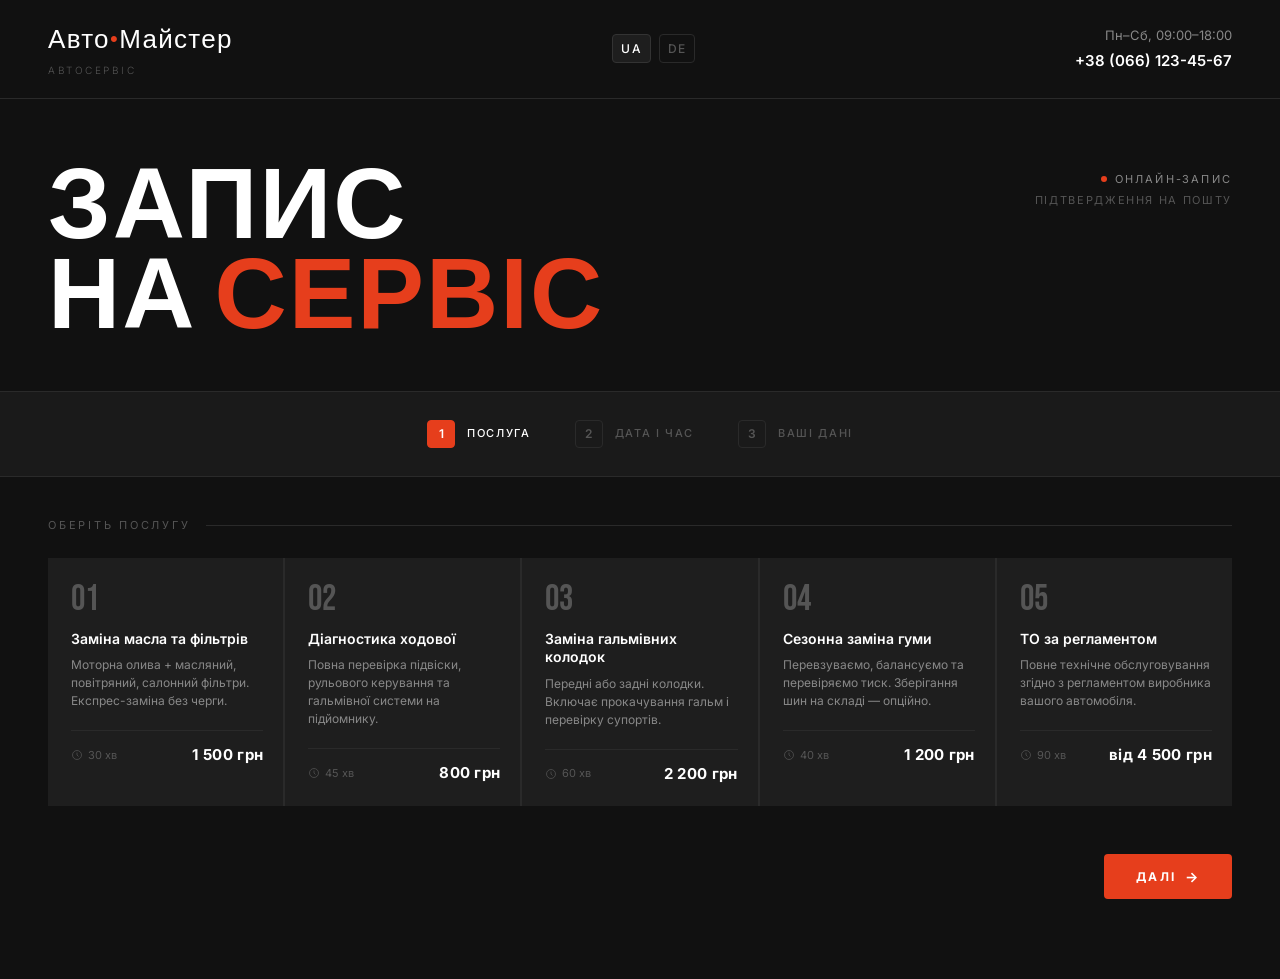
<file: index.html>
<!doctype html>
<html lang="uk">
  <head>
    <meta charset="UTF-8" />
    <meta name="viewport" content="width=device-width, initial-scale=1.0" />
    <title>Авто•Майстер — Запис на сервіс</title>
    <meta
      name="description"
      content="Онлайн-запис на автосервіс. Заміна масла, діагностика, гальма, шини. Пн–Сб 09:00–18:00"
    />
    <link rel="stylesheet" href="css/style.css" />
    <link rel="preconnect" href="https://fonts.googleapis.com" />
    <link
      href="https://fonts.googleapis.com/css2?family=Bebas+Neue&family=Inter:wght@300;400;500;600;700&display=swap"
      rel="stylesheet"
    />
  </head>
  <body>
    <!-- HEADER -->
    <header class="header">
      <div class="logo">
        <div>
          <a class="logo-name" href="index.html">Авто<span>•</span>Майстер</a>
          <div class="logo-tagline">Автосервіс</div>
        </div>
      </div>

      <div class="lang-switcher">
        <a href="index.html" class="active">UA</a>
        <a href="index.de.html">DE</a>
      </div>

      <div class="header-contact">
        <div>Пн–Сб, 09:00–18:00</div>
        <a href="tel:+380661234567">+38 (066) 123-45-67</a>
      </div>
    </header>

    <!-- HERO -->
    <section class="hero">
      <h1 class="hero-headline">
        Запис<br />на <span class="accent">сервіс</span>
      </h1>
      <div class="hero-meta">
        <div class="hero-badge">Онлайн-запис</div>
        <div class="hero-sub">Підтвердження на пошту</div>
      </div>
    </section>

    <!-- WIZARD STEPS -->
    <nav class="wizard-steps" aria-label="Кроки запису">
      <div class="step active" id="nav-step-1">
        <div class="step-num">1</div>
        <span class="step-label">Послуга</span>
      </div>
      <div class="step" id="nav-step-2">
        <div class="step-num">2</div>
        <span class="step-label">Дата і час</span>
      </div>
      <div class="step" id="nav-step-3">
        <div class="step-num">3</div>
        <span class="step-label">Ваші дані</span>
      </div>
    </nav>

    <!-- MAIN -->
    <main class="main">
      <!-- STEP 1 -->
      <div class="wizard-panel" id="step-1">
        <div class="section-label">Оберіть послугу</div>
        <div class="services-grid" id="services-grid"></div>
        <div
          class="btn-row"
          style="border-top: none; justify-content: flex-end; margin-top: 24px"
        >
          <button class="btn-next" id="btn-next-1">Далі</button>
        </div>
      </div>

      <!-- STEP 2 -->
      <div class="wizard-panel hidden" id="step-2">
        <div class="section-label">Оберіть дату</div>
        <div class="calendar-section">
          <div id="calendar-container"></div>
        </div>
        <div class="section-label" style="margin-top: 32px">Доступний час</div>
        <div id="time-slots"></div>
        <div class="btn-row">
          <button class="btn-back" id="btn-back-2">Назад</button>
          <button class="btn-next" id="btn-next-2">Далі</button>
        </div>
      </div>

      <!-- STEP 3 -->
      <div class="wizard-panel hidden" id="step-3">
        <div class="section-label">Ваші дані</div>

        <div id="booking-summary" class="booking-summary"></div>

        <div class="form-group">
          <label class="form-label" for="field-name">Ім'я *</label>
          <input
            class="form-input"
            id="field-name"
            type="text"
            placeholder="Іван Петренко"
            autocomplete="name"
          />
          <div class="form-error" id="error-name"></div>
        </div>

        <div class="form-group">
          <label class="form-label" for="field-phone">Телефон *</label>
          <input
            class="form-input"
            id="field-phone"
            type="tel"
            placeholder="+38 (0__) ___-__-__"
            autocomplete="tel"
          />
          <div class="form-error" id="error-phone"></div>
        </div>

        <div class="form-group">
          <label class="form-label" for="field-email"
            >Email
            <span style="color: var(--text-muted); font-size: 11px"
              >(необов'язково)</span
            ></label
          >
          <input
            class="form-input"
            id="field-email"
            type="email"
            placeholder="ivan@gmail.com"
            autocomplete="email"
          />
          <div class="form-error" id="error-email"></div>
        </div>

        <div class="form-group">
          <label class="form-label" for="field-comment"
            >Марка авто / коментар</label
          >
          <input
            class="form-input"
            id="field-comment"
            type="text"
            placeholder="Toyota Camry 2019, бензин"
          />
        </div>

        <div class="btn-row">
          <button class="btn-back" id="btn-back-3">Назад</button>
          <button class="btn-next" id="btn-submit">Підтвердити запис</button>
        </div>
      </div>

      <!-- SUCCESS -->
      <div class="wizard-panel hidden" id="step-success">
        <div class="success-screen">
          <div class="success-icon">
            <svg viewBox="0 0 24 24"><polyline points="4,12 9,17 20,6" /></svg>
          </div>
          <h2 class="success-title">Запис прийнято!</h2>
          <p class="success-text">
            Ваш запис успішно оформлено.<br />
            Підтвердження надіслано на вашу пошту.
          </p>
          <div class="success-detail booking-summary"></div>
          <button class="btn-restart" id="btn-restart">Новий запис</button>
        </div>
      </div>
    </main>

    <!-- DATA: Services (Ukrainian) -->
    <script>
      window.SERVICES = [
        {
          id: "oil",
          name: "Заміна масла та фільтрів",
          desc: "Моторна олива + масляний, повітряний, салонний фільтри. Експрес-заміна без черги.",
          duration: "30 хв",
          price: "1 500 грн",
        },
        {
          id: "suspension",
          name: "Діагностика ходової",
          desc: "Повна перевірка підвіски, рульового керування та гальмівної системи на підйомнику.",
          duration: "45 хв",
          price: "800 грн",
        },
        {
          id: "brakes",
          name: "Заміна гальмівних колодок",
          desc: "Передні або задні колодки. Включає прокачування гальм і перевірку супортів.",
          duration: "60 хв",
          price: "2 200 грн",
        },
        {
          id: "tires",
          name: "Сезонна заміна гуми",
          desc: "Перевзуваємо, балансуємо та перевіряємо тиск. Зберігання шин на складі — опційно.",
          duration: "40 хв",
          price: "1 200 грн",
        },
        {
          id: "maintenance",
          name: "ТО за регламентом",
          desc: "Повне технічне обслуговування згідно з регламентом виробника вашого автомобіля.",
          duration: "90 хв",
          price: "від 4 500 грн",
        },
      ];

      window.STRINGS = {
        selectService: "Оберіть послугу",
        selectDateTime: "Оберіть дату та час",
        selectDateFirst: "Спочатку оберіть дату",
        yourBooking: "Ваше замовлення",
        service: "Послуга",
        dateLabel: "Дата",
        timeLabel: "Час",
        duration: "Тривалість",
        price: "Вартість",
        nameLabel: "Ім'я",
        sending: "Надсилання",
        submit: "Підтвердити запис",
        errorRequired: "Обов'язкове поле",
        errorPhone: "Введіть коректний номер",
        errorEmail: "Некоректний email",
        errorGeneral: "Помилка. Спробуйте ще раз.",
        months: [
          "Січень",
          "Лютий",
          "Березень",
          "Квітень",
          "Травень",
          "Червень",
          "Липень",
          "Серпень",
          "Вересень",
          "Жовтень",
          "Листопад",
          "Грудень",
        ],
        days: ["Пн", "Вт", "Ср", "Чт", "Пт", "Сб", "Нд"],
        loadingSlots: "Завантаження слотів...",
        noSlots: "На цей день немає вільного часу",
      };
    </script>
    <script src="js/main.js"></script>
  </body>
</html>
</file>
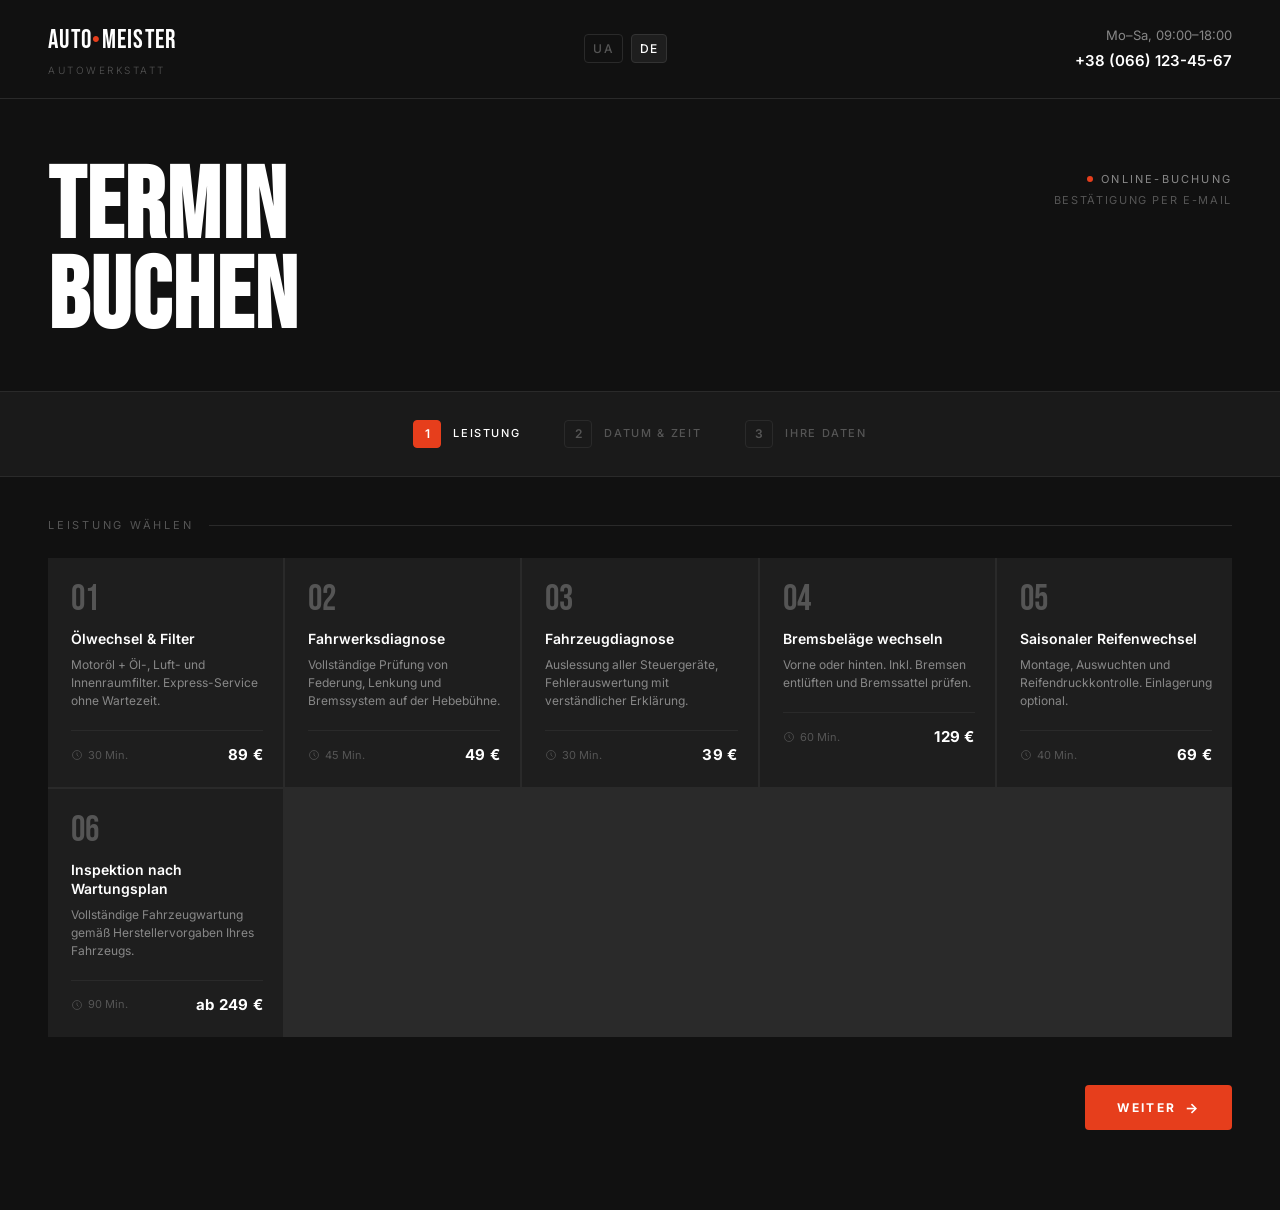
<file: index.de.html>
<!doctype html>
<html lang="de">
  <head>
    <meta charset="UTF-8" />
    <meta name="viewport" content="width=device-width, initial-scale=1.0" />
    <title>Auto•Meister — Online Terminbuchung</title>
    <meta
      name="description"
      content="Online-Terminbuchung für Ihre Autowerkstatt. Ölwechsel, Diagnose, Bremsen, Reifenwechsel. Mo–Sa 09:00–18:00"
    />
    <link rel="stylesheet" href="css/style.css" />
    <link rel="preconnect" href="https://fonts.googleapis.com" />
    <link
      href="https://fonts.googleapis.com/css2?family=Bebas+Neue&family=Inter:wght@300;400;500;600;700&display=swap"
      rel="stylesheet"
    />
  </head>
  <body>
    <!-- HEADER -->
    <header class="header">
      <div class="logo">
        <div>
          <a class="logo-name" href="index.de.html"
            >Auto<span>•</span>Meister</a
          >
          <div class="logo-tagline">Autowerkstatt</div>
        </div>
      </div>

      <div class="lang-switcher">
        <a href="index.html">UA</a>
        <a href="index.de.html" class="active">DE</a>
      </div>

      <div class="header-contact">
        <div>Mo–Sa, 09:00–18:00</div>
        <a href="tel:+380661234567">+38 (066) 123-45-67</a>
      </div>
    </header>

    <!-- HERO -->
    <section class="hero">
      <h1 class="hero-headline">Termin<br />buchen</h1>
      <div class="hero-meta">
        <div class="hero-badge">Online-Buchung</div>
        <div class="hero-sub">Bestätigung per E-Mail</div>
      </div>
    </section>

    <!-- WIZARD STEPS -->
    <nav class="wizard-steps" aria-label="Buchungsschritte">
      <div class="step active" id="nav-step-1">
        <div class="step-num">1</div>
        <span class="step-label">Leistung</span>
      </div>
      <div class="step" id="nav-step-2">
        <div class="step-num">2</div>
        <span class="step-label">Datum & Zeit</span>
      </div>
      <div class="step" id="nav-step-3">
        <div class="step-num">3</div>
        <span class="step-label">Ihre Daten</span>
      </div>
    </nav>

    <!-- MAIN -->
    <main class="main">
      <!-- STEP 1 -->
      <div class="wizard-panel" id="step-1">
        <div class="section-label">Leistung wählen</div>
        <div class="services-grid" id="services-grid"></div>
        <div
          class="btn-row"
          style="border-top: none; justify-content: flex-end; margin-top: 24px"
        >
          <button class="btn-next" id="btn-next-1">Weiter</button>
        </div>
      </div>

      <!-- STEP 2 -->
      <div class="wizard-panel hidden" id="step-2">
        <div class="section-label">Datum wählen</div>
        <div class="calendar-section">
          <div id="calendar-container"></div>
        </div>
        <div class="section-label" style="margin-top: 32px">
          Verfügbare Zeiten
        </div>
        <div id="time-slots"></div>
        <div class="btn-row">
          <button class="btn-back" id="btn-back-2">Zurück</button>
          <button class="btn-next" id="btn-next-2">Weiter</button>
        </div>
      </div>

      <!-- STEP 3 -->
      <div class="wizard-panel hidden" id="step-3">
        <div class="section-label">Ihre Daten</div>

        <div id="booking-summary" class="booking-summary"></div>

        <div class="form-group">
          <label class="form-label" for="field-name">Name *</label>
          <input
            class="form-input"
            id="field-name"
            type="text"
            placeholder="Max Mustermann"
            autocomplete="name"
          />
          <div class="form-error" id="error-name"></div>
        </div>

        <div class="form-group">
          <label class="form-label" for="field-phone">Telefon *</label>
          <input
            class="form-input"
            id="field-phone"
            type="tel"
            placeholder="+49 ___________"
            autocomplete="tel"
          />
          <div class="form-error" id="error-phone"></div>
        </div>

        <div class="form-group">
          <label class="form-label" for="field-email"
            >E-Mail
            <span style="color: var(--text-muted); font-size: 11px"
              >(optional)</span
            ></label
          >
          <input
            class="form-input"
            id="field-email"
            type="email"
            placeholder="max@gmail.com"
            autocomplete="email"
          />
          <div class="form-error" id="error-email"></div>
        </div>

        <div class="form-group">
          <label class="form-label" for="field-comment"
            >Fahrzeug / Anmerkung</label
          >
          <input
            class="form-input"
            id="field-comment"
            type="text"
            placeholder="VW Golf 2020, Benzin"
          />
        </div>

        <div class="btn-row">
          <button class="btn-back" id="btn-back-3">Zurück</button>
          <button class="btn-next" id="btn-submit">Termin bestätigen</button>
        </div>
      </div>

      <!-- SUCCESS -->
      <div class="wizard-panel hidden" id="step-success">
        <div class="success-screen">
          <div class="success-icon">
            <svg viewBox="0 0 24 24"><polyline points="4,12 9,17 20,6" /></svg>
          </div>
          <h2 class="success-title">Termin gebucht!</h2>
          <p class="success-text">
            Ihr Termin wurde erfolgreich eingetragen.<br />
            Eine Bestätigung wurde an Ihre E-Mail gesendet.
          </p>
          <div class="success-detail booking-summary"></div>
          <button class="btn-restart" id="btn-restart">
            Neuen Termin buchen
          </button>
        </div>
      </div>
    </main>

    <!-- DATA: Services (German) -->
    <script>
      window.SERVICES = [
        {
          id: "oil",
          name: "Ölwechsel & Filter",
          desc: "Motoröl + Öl-, Luft- und Innenraumfilter. Express-Service ohne Wartezeit.",
          duration: "30 Min.",
          price: "89 €",
        },
        {
          id: "suspension",
          name: "Fahrwerksdiagnose",
          desc: "Vollständige Prüfung von Federung, Lenkung und Bremssystem auf der Hebebühne.",
          duration: "45 Min.",
          price: "49 €",
        },
        {
          id: "diagnostic",
          name: "Fahrzeugdiagnose",
          desc: "Auslessung aller Steuergeräte, Fehlerauswertung mit verständlicher Erklärung.",
          duration: "30 Min.",
          price: "39 €",
        },
        {
          id: "brakes",
          name: "Bremsbeläge wechseln",
          desc: "Vorne oder hinten. Inkl. Bremsen entlüften und Bremssattel prüfen.",
          duration: "60 Min.",
          price: "129 €",
        },
        {
          id: "tires",
          name: "Saisonaler Reifenwechsel",
          desc: "Montage, Auswuchten und Reifendruckkontrolle. Einlagerung optional.",
          duration: "40 Min.",
          price: "69 €",
        },
        {
          id: "maintenance",
          name: "Inspektion nach Wartungsplan",
          desc: "Vollständige Fahrzeugwartung gemäß Herstellervorgaben Ihres Fahrzeugs.",
          duration: "90 Min.",
          price: "ab 249 €",
        },
      ];

      window.STRINGS = {
        selectService: "Bitte wählen Sie eine Leistung",
        selectDateTime: "Bitte wählen Sie Datum und Uhrzeit",
        selectDateFirst: "Bitte zuerst ein Datum wählen",
        yourBooking: "Ihre Buchung",
        service: "Leistung",
        dateLabel: "Datum",
        timeLabel: "Uhrzeit",
        duration: "Dauer",
        price: "Preis",
        nameLabel: "Name",
        sending: "Wird gesendet",
        submit: "Termin bestätigen",
        errorRequired: "Pflichtfeld",
        errorPhone: "Bitte gültige Nummer eingeben",
        errorEmail: "Ungültige E-Mail-Adresse",
        errorGeneral: "Fehler. Bitte erneut versuchen.",
        months: [
          "Januar",
          "Februar",
          "März",
          "April",
          "Mai",
          "Juni",
          "Juli",
          "August",
          "September",
          "Oktober",
          "November",
          "Dezember",
        ],
        days: ["Mo", "Di", "Mi", "Do", "Fr", "Sa", "So"],
        loadingSlots: "Wird geladen...",
        noSlots: "Für diesen Tag sind keine Zeiten verfügbar",
      };
    </script>
    <script src="js/main.js"></script>
  </body>
</html>
</file>
<file: css/style.css>
/* ============================================
   AUTO-SERVICE — CORE STYLES
   Dark industrial theme, orange/red accent
   ============================================ */

:root {
  --bg-primary: #111111;
  --bg-secondary: #1a1a1a;
  --bg-card: #1e1e1e;
  --bg-card-hover: #242424;
  --bg-card-selected: #222222;

  --accent: #e63e1c;
  --accent-dark: #b52e10;
  --accent-dim: rgba(230, 62, 28, 0.15);

  --text-primary: #ffffff;
  --text-secondary: #888888;
  --text-muted: #555555;
  --text-accent: #e63e1c;

  --border: #2a2a2a;
  --border-light: #333333;
  --border-accent: #e63e1c;

  --font-display: "Bebas Neue", "Impact", sans-serif;
  --font-body: "Inter", "Segoe UI", sans-serif;

  --step-inactive: #2a2a2a;
  --step-active: #e63e1c;
  --step-done: #333333;

  --radius: 4px;
  --transition: 0.2s ease;
}

/* ---- RESET ---- */
*,
*::before,
*::after {
  box-sizing: border-box;
  margin: 0;
  padding: 0;
}

html {
  scroll-behavior: smooth;
}

body {
  background: var(--bg-primary);
  color: var(--text-primary);
  font-family: var(--font-body);
  font-size: 15px;
  line-height: 1.6;
  min-height: 100vh;
  -webkit-font-smoothing: antialiased;
}

@import url("https://fonts.googleapis.com/css2?family=Bebas+Neue&family=Inter:wght@300;400;500;600&display=swap");

/* ============ HEADER ============ */
.header {
  display: flex;
  align-items: center;
  justify-content: space-between;
  padding: 20px 48px;
  border-bottom: 1px solid var(--border);
  background: var(--bg-primary);
  position: sticky;
  top: 0;
  z-index: 100;
}

.logo {
  display: flex;
  align-items: center;
  gap: 12px;
}

.logo-name {
  font-family: var(--font-display);
  font-size: 26px;
  letter-spacing: 0.05em;
  color: var(--text-primary);
  text-decoration: none;
}

.logo-name span {
  color: var(--accent);
}

.logo-tagline {
  font-size: 10px;
  letter-spacing: 0.25em;
  text-transform: uppercase;
  color: var(--text-muted);
  font-weight: 300;
}

.header-contact {
  text-align: right;
  font-size: 13px;
  color: var(--text-secondary);
  line-height: 1.8;
}

.header-contact a {
  color: var(--text-primary);
  text-decoration: none;
  font-weight: 600;
  font-size: 15px;
  transition: color var(--transition);
}

.header-contact a:hover {
  color: var(--accent);
}

.lang-switcher {
  display: flex;
  gap: 8px;
  align-items: center;
}

.lang-switcher a {
  font-size: 12px;
  font-weight: 500;
  letter-spacing: 0.1em;
  text-transform: uppercase;
  color: var(--text-muted);
  text-decoration: none;
  padding: 4px 8px;
  border: 1px solid var(--border);
  border-radius: var(--radius);
  transition: all var(--transition);
}

.lang-switcher a:hover,
.lang-switcher a.active {
  color: var(--text-primary);
  border-color: var(--border-light);
  background: var(--bg-card);
}

/* ============ HERO ============ */
.hero {
  padding: 64px 48px 48px;
  border-bottom: 1px solid var(--border);
  display: flex;
  align-items: flex-start;
  justify-content: space-between;
  gap: 32px;
}

.hero-headline {
  font-family: var(--font-display);
  font-size: clamp(60px, 8vw, 100px);
  line-height: 0.9;
  letter-spacing: 0.02em;
  text-transform: uppercase;
}

.hero-headline .accent {
  color: var(--accent);
}

.hero-meta {
  text-align: right;
  padding-top: 8px;
}

.hero-badge {
  display: flex;
  align-items: center;
  gap: 8px;
  font-size: 11px;
  letter-spacing: 0.2em;
  text-transform: uppercase;
  color: var(--text-secondary);
  margin-bottom: 4px;
  justify-content: flex-end;
}

.hero-badge::before {
  content: "";
  display: inline-block;
  width: 6px;
  height: 6px;
  border-radius: 50%;
  background: var(--accent);
  animation: pulse 2s infinite;
}

@keyframes pulse {
  0%,
  100% {
    opacity: 1;
  }
  50% {
    opacity: 0.4;
  }
}

.hero-sub {
  font-size: 11px;
  letter-spacing: 0.15em;
  text-transform: uppercase;
  color: var(--text-muted);
}

/* ============ WIZARD STEPS ============ */
.wizard-steps {
  display: flex;
  align-items: center;
  justify-content: center;
  gap: 0;
  padding: 28px 48px;
  border-bottom: 1px solid var(--border);
  background: var(--bg-secondary);
}

.step {
  display: flex;
  align-items: center;
  gap: 12px;
  cursor: default;
  flex: 0 0 auto;
}

.step:not(:last-child)::after {
  content: "";
  flex: 1;
  height: 1px;
  background: var(--border-light);
  margin: 0 16px;
}

.step-num {
  width: 28px;
  height: 28px;
  border: 1.5px solid var(--step-inactive);
  display: flex;
  align-items: center;
  justify-content: center;
  font-size: 12px;
  font-weight: 600;
  color: var(--text-muted);
  border-radius: var(--radius);
  flex-shrink: 0;
  transition: all var(--transition);
}

.step-label {
  font-size: 11px;
  font-weight: 500;
  letter-spacing: 0.15em;
  text-transform: uppercase;
  color: var(--text-muted);
  white-space: nowrap;
  transition: color var(--transition);
}

/* Active step */
.step.active .step-num {
  background: var(--accent);
  border-color: var(--accent);
  color: white;
}

.step.active .step-label {
  color: var(--text-primary);
}

/* Completed step */
.step.done .step-num {
  background: var(--step-done);
  border-color: var(--step-done);
  color: var(--accent);
  font-size: 14px;
}

.step.done .step-label {
  color: var(--text-secondary);
}

/* ============ MAIN CONTENT ============ */
.main {
  padding: 40px 48px 80px;
}

.section-label {
  font-size: 11px;
  letter-spacing: 0.25em;
  text-transform: uppercase;
  color: var(--text-muted);
  margin-bottom: 24px;
  display: flex;
  align-items: center;
  gap: 16px;
}

.section-label::after {
  content: "";
  flex: 1;
  height: 1px;
  background: var(--border);
}

/* ============ STEP 1 — SERVICES ============ */
.services-grid {
  display: grid;
  grid-template-columns: repeat(5, 1fr);
  gap: 2px;
  background: var(--border);
}

@media (max-width: 1200px) {
  .services-grid {
    grid-template-columns: repeat(3, 1fr);
  }
}

@media (max-width: 768px) {
  .services-grid {
    grid-template-columns: 1fr;
  }

  .header {
    padding: 12px 16px;
    flex-wrap: wrap;
    gap: 8px;
  }

  .logo {
    order: 1;
  }

  .lang-switcher {
    order: 2;
    margin-left: auto;
  }

  .header-contact {
    order: 3;
    width: 100%;
    text-align: left;
    font-size: 12px;
    border-top: 1px solid var(--border);
    padding-top: 8px;
    display: flex;
    align-items: center;
    justify-content: space-between;
  }

  .header-contact a {
    font-size: 14px;
  }

  .hero {
    padding: 28px 16px 24px;
    flex-direction: column;
    gap: 16px;
  }
  .hero-meta {
    text-align: left;
  }
  .hero-headline {
    font-size: clamp(48px, 14vw, 72px);
  }

  .wizard-steps {
    padding: 16px;
    gap: 0;
  }
  .step-label {
    display: none;
  }

  .main {
    padding: 24px 16px 60px;
  }
}

.service-card {
  background: var(--bg-card);
  padding: 24px 20px 20px;
  cursor: pointer;
  position: relative;
  transition: background var(--transition);
  border-left: 3px solid transparent;
  user-select: none;
}

.service-card:hover {
  background: var(--bg-card-hover);
}

.service-card.selected {
  background: var(--bg-card-selected);
  border-left-color: var(--accent);
}

.service-card .check {
  position: absolute;
  top: 12px;
  right: 12px;
  width: 22px;
  height: 22px;
  background: var(--accent);
  border-radius: 2px;
  display: flex;
  align-items: center;
  justify-content: center;
  opacity: 0;
  transition: opacity var(--transition);
}

.service-card.selected .check {
  opacity: 1;
}

.check svg {
  width: 12px;
  height: 12px;
  stroke: white;
  stroke-width: 2.5;
  fill: none;
}

.service-num {
  font-family: var(--font-display);
  font-size: 36px;
  color: var(--text-muted);
  line-height: 1;
  margin-bottom: 12px;
  transition: color var(--transition);
}

.service-card.selected .service-num,
.service-card:hover .service-num {
  color: var(--accent);
  opacity: 0.6;
}

.service-name {
  font-size: 14px;
  font-weight: 600;
  color: var(--text-primary);
  margin-bottom: 8px;
  line-height: 1.3;
}

.service-desc {
  font-size: 12px;
  color: var(--text-secondary);
  line-height: 1.5;
  margin-bottom: 20px;
}

.service-footer {
  display: flex;
  align-items: center;
  justify-content: space-between;
  border-top: 1px solid var(--border);
  padding-top: 12px;
  margin-top: auto;
}

.service-duration {
  font-size: 11px;
  color: var(--text-muted);
  display: flex;
  align-items: center;
  gap: 5px;
}

.service-duration svg {
  width: 12px;
  height: 12px;
  stroke: currentColor;
  fill: none;
  stroke-width: 1.5;
}

.service-price {
  font-size: 15px;
  font-weight: 700;
  color: var(--text-primary);
  letter-spacing: 0.02em;
}

.service-card.selected .service-price {
  color: var(--accent);
}

/* ============ STEP 2 — CALENDAR ============ */
#step-2 {
  max-width: 600px;
  margin: 0 auto;
}

/* Cal.com embed container */
.cal-embed-wrapper {
  background: var(--bg-card);
  border: 1px solid var(--border);
  border-radius: var(--radius);
  overflow: hidden;
  min-height: 500px;
}

/* Custom calendar (fallback / standalone) */
.calendar-section {
  margin-bottom: 32px;
}

.cal-header {
  display: flex;
  align-items: center;
  justify-content: space-between;
  margin-bottom: 20px;
}

.cal-month {
  font-family: var(--font-display);
  font-size: 24px;
  letter-spacing: 0.05em;
  text-transform: uppercase;
}

.cal-nav {
  background: none;
  border: 1px solid var(--border);
  color: var(--text-secondary);
  width: 32px;
  height: 32px;
  border-radius: var(--radius);
  cursor: pointer;
  display: flex;
  align-items: center;
  justify-content: center;
  transition: all var(--transition);
  font-size: 16px;
}

.cal-nav:hover {
  border-color: var(--border-light);
  color: var(--text-primary);
}

.cal-grid {
  display: grid;
  grid-template-columns: repeat(7, 1fr);
  gap: 2px;
}

.cal-day-name {
  text-align: center;
  font-size: 11px;
  letter-spacing: 0.1em;
  text-transform: uppercase;
  color: var(--text-muted);
  padding: 8px 4px;
  font-weight: 500;
}

.cal-day {
  aspect-ratio: 1;
  display: flex;
  align-items: center;
  justify-content: center;
  font-size: 14px;
  border-radius: var(--radius);
  cursor: pointer;
  transition: all var(--transition);
  color: var(--text-secondary);
  font-weight: 400;
}

.cal-day:hover:not(.disabled):not(.empty) {
  background: var(--bg-card-hover);
  color: var(--text-primary);
}

.cal-day.today {
  color: var(--text-primary);
  font-weight: 600;
  border: 1px solid var(--border-light);
}

.cal-day.selected {
  background: var(--accent);
  color: white;
  font-weight: 700;
}

.cal-day.disabled {
  color: var(--text-muted);
  cursor: default;
  opacity: 0.4;
}

.cal-day.empty {
  cursor: default;
}

/* Time slots */
.time-section {
}

.time-grid {
  display: grid;
  grid-template-columns: repeat(4, 1fr);
  gap: 8px;
  margin-top: 12px;
}

@media (max-width: 480px) {
  .time-grid {
    grid-template-columns: repeat(3, 1fr);
  }
}

.time-slot {
  padding: 10px;
  text-align: center;
  font-size: 13px;
  font-weight: 500;
  background: var(--bg-card);
  border: 1px solid var(--border);
  border-radius: var(--radius);
  cursor: pointer;
  color: var(--text-secondary);
  transition: all var(--transition);
}

.time-slot:hover {
  border-color: var(--border-light);
  color: var(--text-primary);
  background: var(--bg-card-hover);
}

.time-slot.selected {
  background: var(--accent);
  border-color: var(--accent);
  color: white;
}

.time-placeholder {
  padding: 32px 20px;
  text-align: center;
  color: var(--text-muted);
  font-size: 13px;
  background: var(--bg-card);
  border: 1px solid var(--border);
  border-radius: var(--radius);
  margin-top: 12px;
}

/* ============ STEP 3 — FORM ============ */
#step-3 {
  max-width: 520px;
  margin: 0 auto;
}

.form-group {
  margin-bottom: 20px;
}

.form-label {
  display: block;
  font-size: 11px;
  letter-spacing: 0.15em;
  text-transform: uppercase;
  color: var(--text-muted);
  margin-bottom: 8px;
  font-weight: 500;
}

.form-input {
  width: 100%;
  background: var(--bg-card);
  border: 1px solid var(--border);
  border-radius: var(--radius);
  padding: 12px 16px;
  font-size: 14px;
  color: var(--text-primary);
  font-family: var(--font-body);
  transition: border-color var(--transition);
  -webkit-appearance: none;
}

.form-input::placeholder {
  color: var(--text-muted);
}

.form-input:focus {
  outline: none;
  border-color: var(--accent);
}

.form-input.error {
  border-color: #c0392b;
}
.form-error {
  font-size: 12px;
  color: #e74c3c;
  margin-top: 6px;
}

.booking-summary {
  background: var(--bg-card);
  border: 1px solid var(--border);
  border-radius: var(--radius);
  padding: 20px;
  margin-bottom: 28px;
}

.summary-title {
  font-size: 11px;
  letter-spacing: 0.15em;
  text-transform: uppercase;
  color: var(--text-muted);
  margin-bottom: 16px;
}

.summary-row {
  display: flex;
  justify-content: space-between;
  align-items: baseline;
  font-size: 13px;
  color: var(--text-secondary);
  padding: 8px 0;
  border-bottom: 1px solid var(--border);
}

.summary-row:last-child {
  border-bottom: none;
}

.summary-row strong {
  color: var(--text-primary);
  font-weight: 500;
}

.summary-row .val-accent {
  color: var(--accent);
  font-weight: 700;
}

/* ============ BUTTONS ============ */
.btn-row {
  display: flex;
  align-items: center;
  justify-content: space-between;
  margin-top: 36px;
  padding-top: 24px;
  border-top: 1px solid var(--border);
}

.btn-back {
  background: none;
  border: none;
  color: var(--text-muted);
  font-size: 12px;
  letter-spacing: 0.15em;
  text-transform: uppercase;
  cursor: pointer;
  font-family: var(--font-body);
  font-weight: 500;
  transition: color var(--transition);
  display: flex;
  align-items: center;
  gap: 8px;
  padding: 0;
}

.btn-back:hover {
  color: var(--text-primary);
}

.btn-back::before {
  content: "←";
  font-size: 14px;
}

.btn-next {
  background: var(--accent);
  border: none;
  color: white;
  font-size: 12px;
  letter-spacing: 0.2em;
  text-transform: uppercase;
  font-weight: 700;
  padding: 14px 32px;
  border-radius: var(--radius);
  cursor: pointer;
  font-family: var(--font-body);
  transition:
    background var(--transition),
    transform 0.1s;
  display: flex;
  align-items: center;
  gap: 8px;
}

.btn-next:hover {
  background: var(--accent-dark);
}
.btn-next:active {
  transform: scale(0.98);
}

.btn-next:disabled {
  background: var(--step-inactive);
  color: var(--text-muted);
  cursor: not-allowed;
}

.btn-next::after {
  content: "→";
  font-size: 14px;
}

/* ============ SUCCESS SCREEN ============ */
.success-screen {
  text-align: center;
  padding: 80px 40px;
  max-width: 500px;
  margin: 0 auto;
}

.success-icon {
  width: 64px;
  height: 64px;
  background: var(--accent-dim);
  border: 1px solid var(--accent);
  border-radius: 50%;
  display: flex;
  align-items: center;
  justify-content: center;
  margin: 0 auto 28px;
}

.success-icon svg {
  width: 28px;
  height: 28px;
  stroke: var(--accent);
  stroke-width: 2;
  fill: none;
}

.success-title {
  font-family: var(--font-display);
  font-size: 40px;
  margin-bottom: 12px;
  text-transform: uppercase;
}

.success-text {
  font-size: 14px;
  color: var(--text-secondary);
  line-height: 1.7;
  margin-bottom: 32px;
}

.success-detail {
  background: var(--bg-card);
  border: 1px solid var(--border);
  border-radius: var(--radius);
  padding: 20px;
  margin-bottom: 28px;
  text-align: left;
}

.btn-restart {
  background: none;
  border: 1px solid var(--border-light);
  color: var(--text-secondary);
  font-size: 12px;
  letter-spacing: 0.15em;
  text-transform: uppercase;
  padding: 12px 28px;
  border-radius: var(--radius);
  cursor: pointer;
  font-family: var(--font-body);
  transition: all var(--transition);
}

.btn-restart:hover {
  border-color: var(--text-secondary);
  color: var(--text-primary);
}

/* ============ UTILITIES ============ */
.hidden {
  display: none !important;
}

.fade-in {
  animation: fadeIn 0.25s ease;
}

@keyframes fadeIn {
  from {
    opacity: 0;
    transform: translateY(8px);
  }
  to {
    opacity: 1;
    transform: translateY(0);
  }
}

@media (prefers-reduced-motion: reduce) {
  * {
    animation: none !important;
    transition: none !important;
  }
}
</file>
